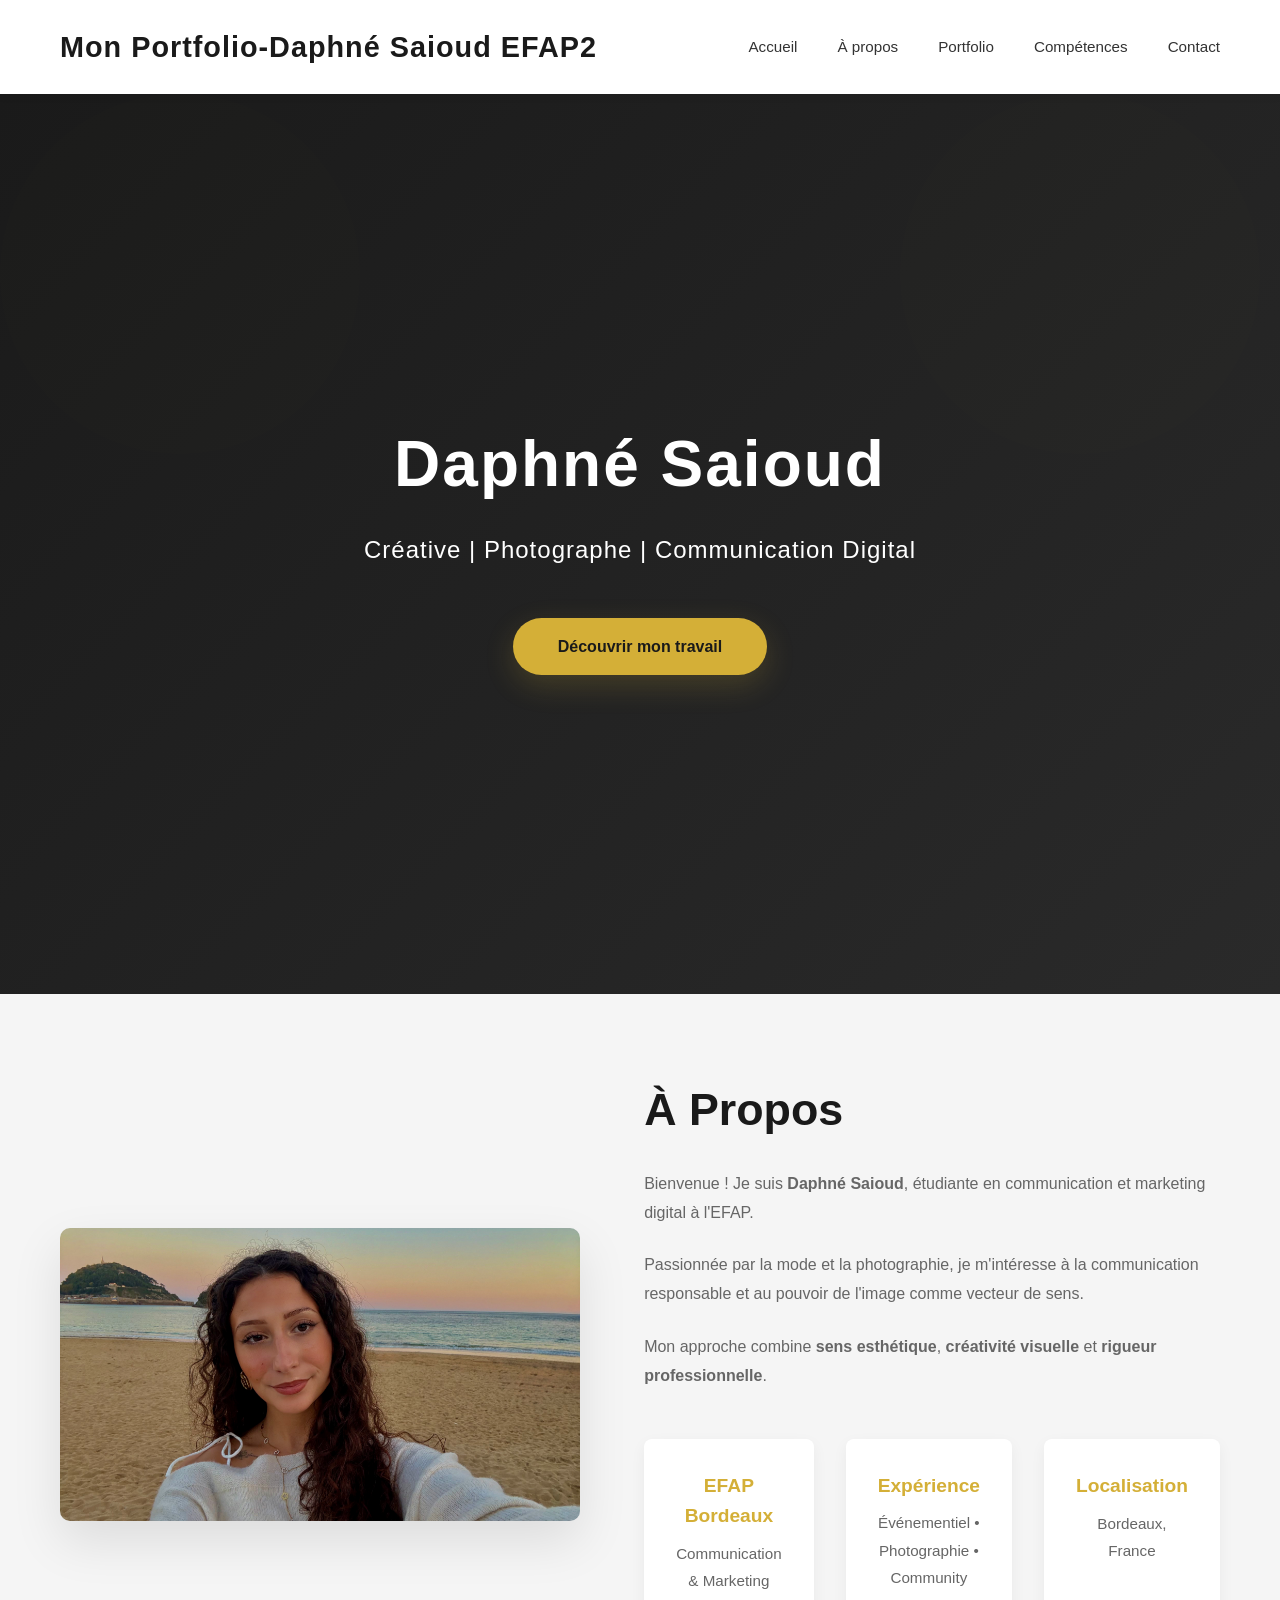
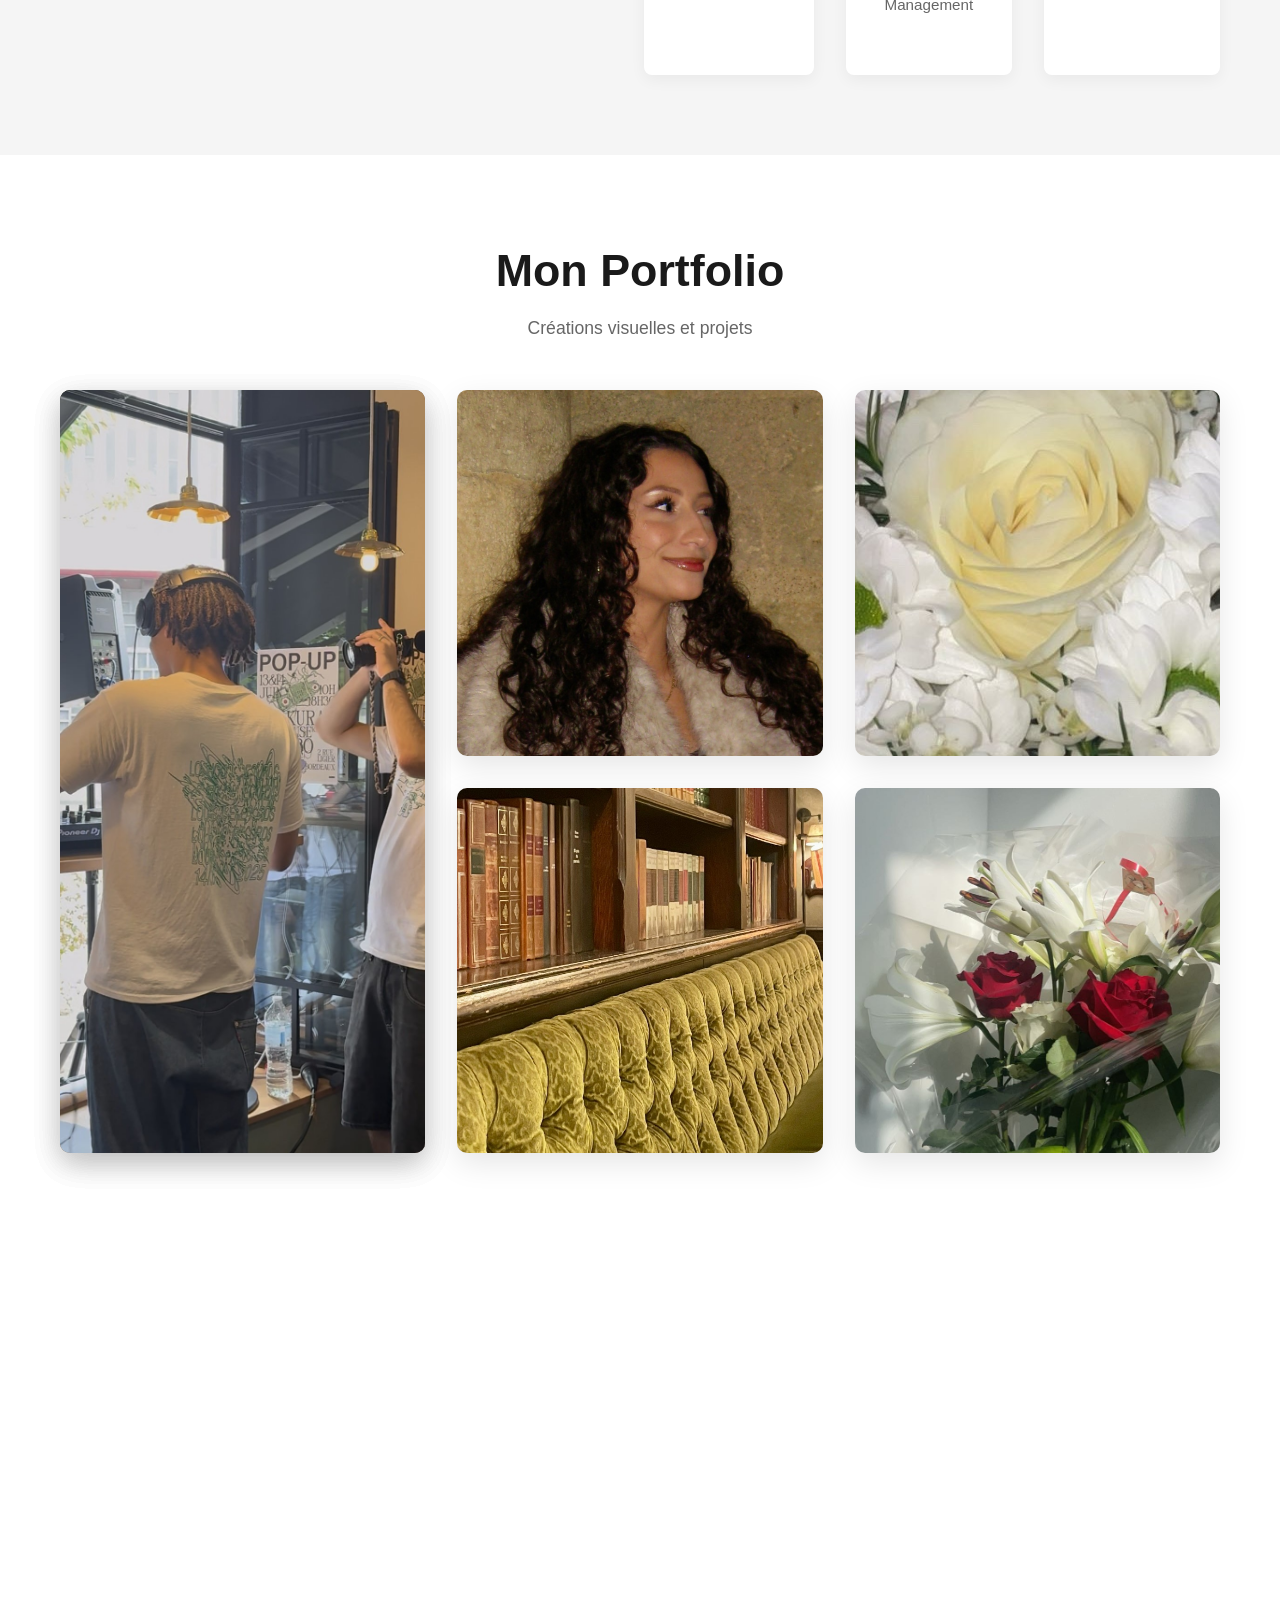
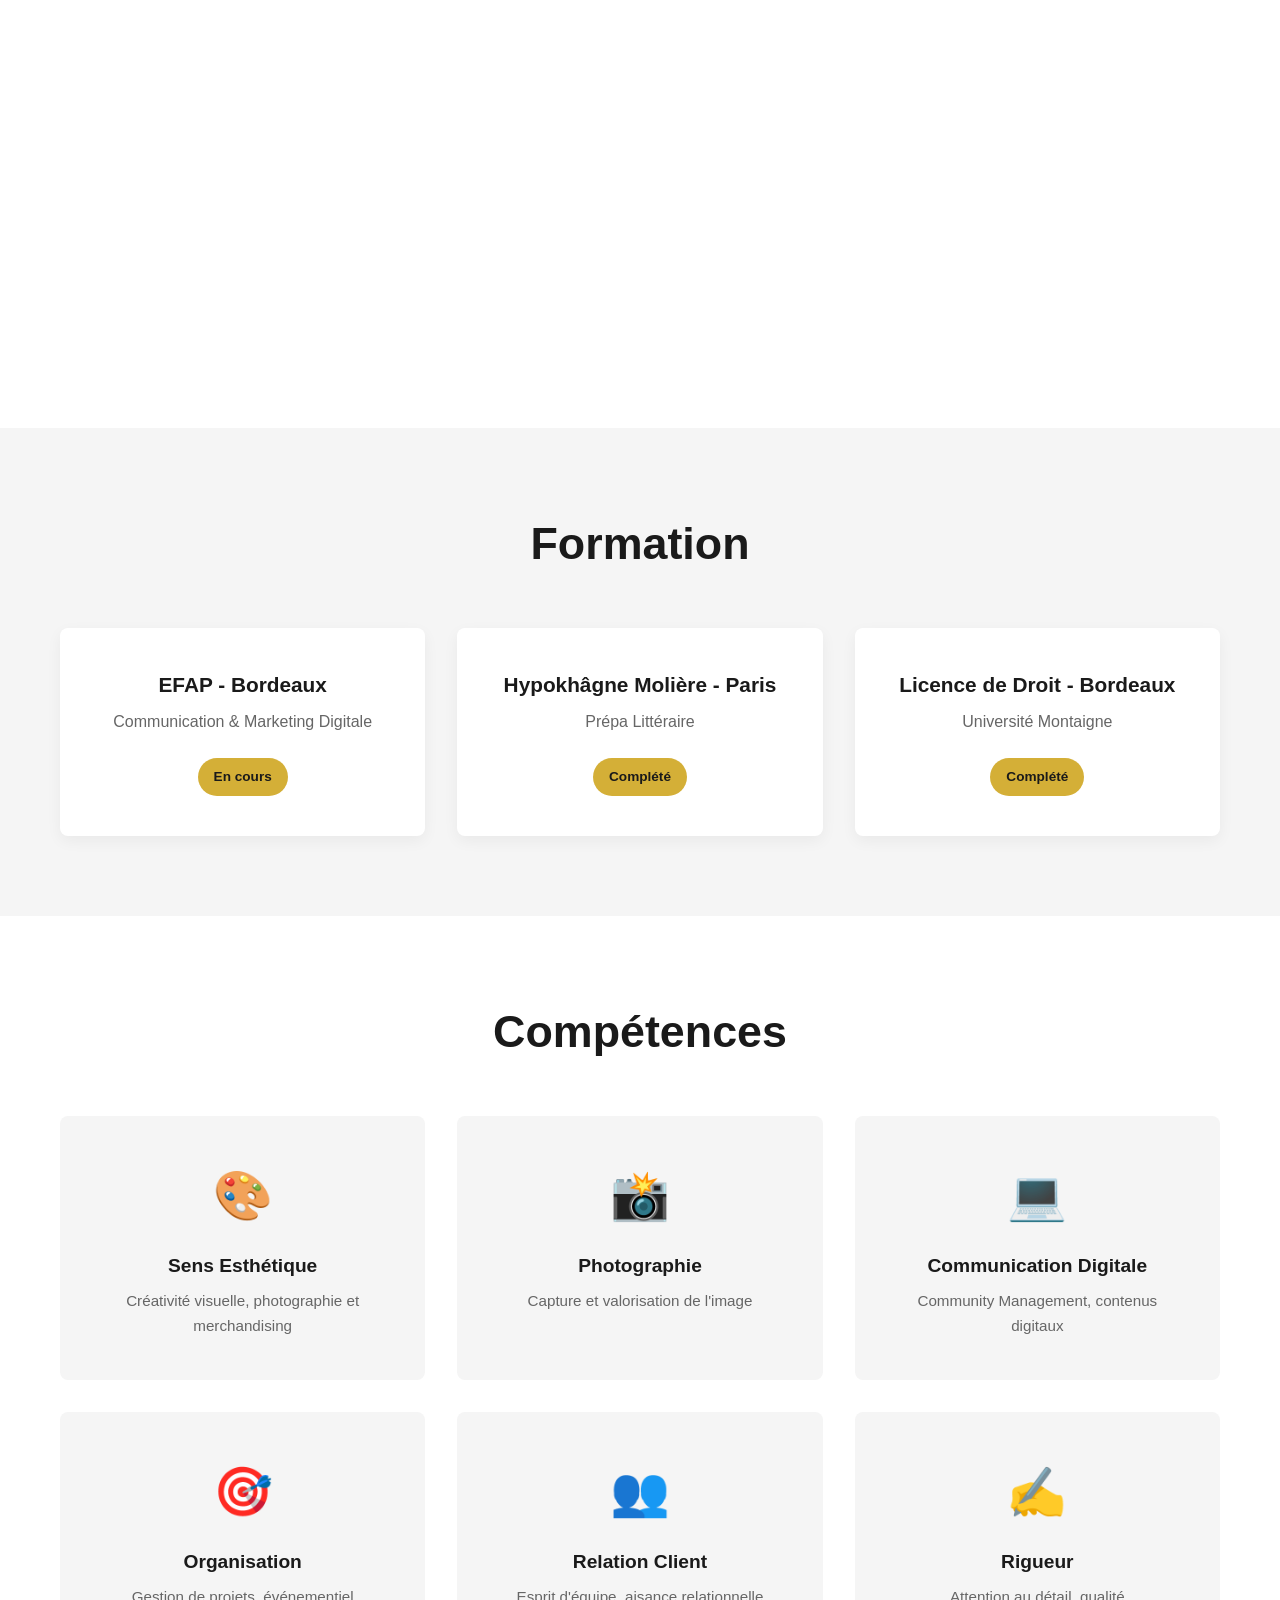
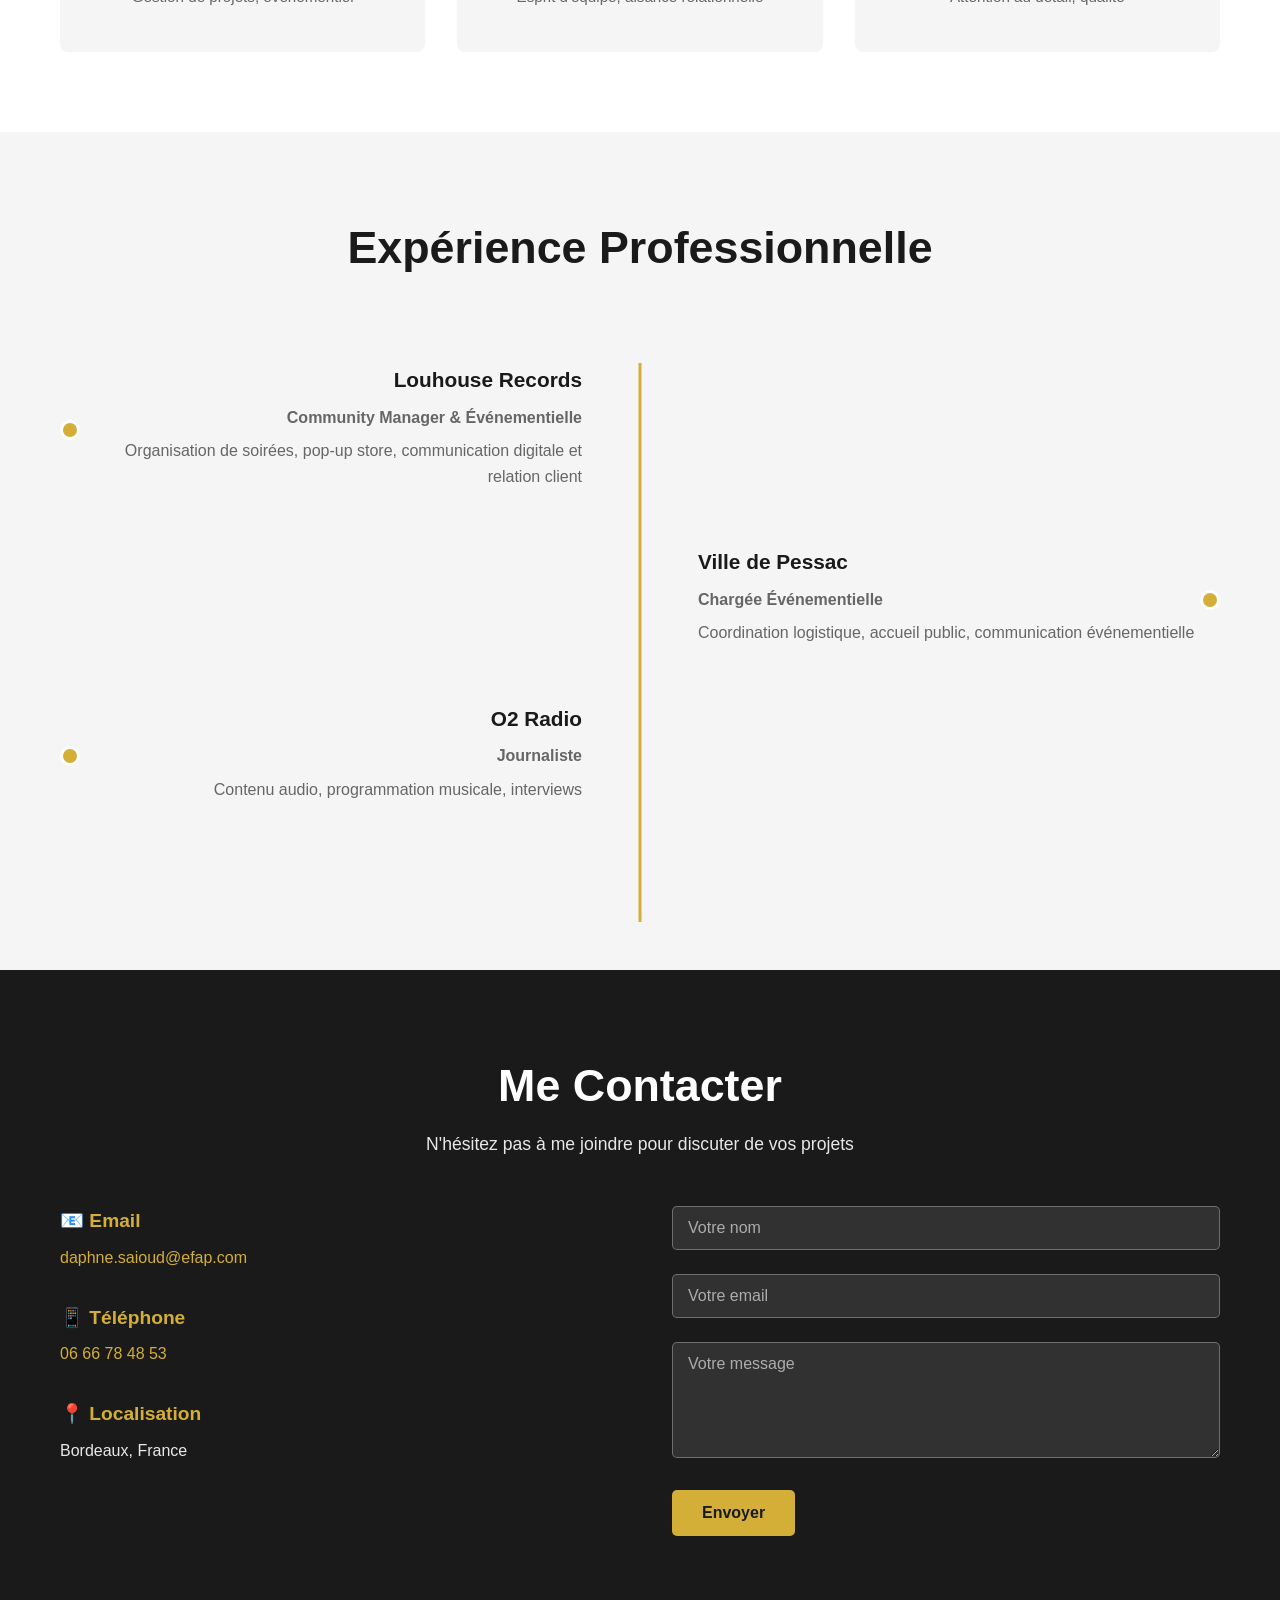
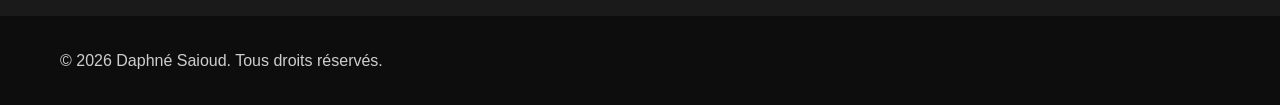
<file: index.html>
<!DOCTYPE html>
<html lang="fr">
<head>
    <meta charset="UTF-8">
    <meta name="viewport" content="width=device-width, initial-scale=1.0">
    <title>Daphné Saioud - Portfolio</title>
    <link rel="stylesheet" href="styles.css">
</head>
<body>
    <!-- Navigation -->
    <nav class="navbar">
        <div class="container">
            <div class="logo">Mon Portfolio-Daphné Saioud EFAP2 </div>
            <ul class="nav-links">
                <li><a href="#home">Accueil</a></li>
                <li><a href="#about">À propos</a></li>
                <li><a href="#gallery">Portfolio</a></li>
                <li><a href="#skills">Compétences</a></li>
                <li><a href="#contact">Contact</a></li>
            </ul>
            <div class="hamburger">
                <span></span>
                <span></span>
                <span></span>
            </div>
        </div>
    </nav>

    <!-- Hero Section -->
    <section id="home" class="hero">
        <div class="hero-content">
            <h1>Daphné Saioud</h1>
            <p>Créative | Photographe | Communication Digital</p>
            <a href="#gallery" class="cta-button">Découvrir mon travail</a>
        </div>
    </section>

    <!-- About Section -->
    <section id="about" class="about">
        <div class="container">
            <div class="about-wrapper">
                <div class="about-image">
                    <img src="images/IMG_13.jpg" alt="Daphné Saioud">
                </div>
                <div class="about-content">
                    <h2>À Propos</h2>
                    <p>Bienvenue ! Je suis <strong>Daphné Saioud</strong>, étudiante en communication et marketing digital à l'EFAP.</p>
                    <p>Passionnée par la mode et la photographie, je m'intéresse à la communication responsable et au pouvoir de l'image comme vecteur de sens.</p>
                    <p>Mon approche combine <strong>sens esthétique</strong>, <strong>créativité visuelle</strong> et <strong>rigueur professionnelle</strong>.</p>
                    
                    <div class="about-stats">
                        <div class="stat-item">
                            <h3>EFAP Bordeaux</h3>
                            <p>Communication & Marketing</p>
                        </div>
                        <div class="stat-item">
                            <h3>Expérience</h3>
                            <p>Événementiel • Photographie • Community Management</p>
                        </div>
                        <div class="stat-item">
                            <h3>Localisation</h3>
                            <p>Bordeaux, France</p>
                        </div>
                    </div>
                </div>
            </div>
        </div>
    </section>

    <!-- Gallery Section -->
    <section id="gallery" class="gallery">
        <div class="container">
            <h2>Mon Portfolio</h2>
            <p class="gallery-subtitle">Créations visuelles et projets</p>
            
            <div class="gallery-grid">
                <div class="gallery-item large">
                    <img src="images/IMG_13.jpg" alt="Portfolio 1">
                    <div class="overlay">
                        <h3>Projet 1</h3>
                    </div>
                </div>
                
                <div class="gallery-item">
                    <img src="images/IMG_01.jpg" alt="Portfolio 2">
                    <div class="overlay">
                        <h3>Projet 2</h3>
                    </div>
                </div>
                
                <div class="gallery-item">
                    <img src="images/IMG_03.jpg" alt="Portfolio 3">
                    <div class="overlay">
                        <h3>Projet 3</h3>
                    </div>
                </div>
                
                <div class="gallery-item">
                    <img src="images/IMG_04.jpg" alt="Portfolio 4">
                    <div class="overlay">
                        <h3>Projet 4</h3>
                    </div>
                </div>
                
                <div class="gallery-item large">
                    <img src="images/IMG_05.jpg" alt="Portfolio 5">
                    <div class="overlay">
                        <h3>Projet 5</h3>
                    </div>
                </div>
                
                <div class="gallery-item">
                    <img src="images/IMG_06.JPG" alt="Portfolio 6">
                    <div class="overlay">
                        <h3>Projet 6</h3>
                    </div>
                </div>
                
                <div class="gallery-item">
                    <img src="images/IMG_07.jpg" alt="Portfolio 7">
                    <div class="overlay">
                        <h3>Projet 7</h3>
                    </div>
                </div>
                
                <div class="gallery-item">
                    <img src="images/IMG_08.jpg" alt="Portfolio 8">
                    <div class="overlay">
                        <h3>Projet 8</h3>
                    </div>
                </div>
                
                <div class="gallery-item large">
                    <img src="images/IMG_09.jpg" alt="Portfolio 9">
                    <div class="overlay">
                        <h3>Projet 9</h3>
                    </div>
                </div>
                
                <div class="gallery-item">
                    <img src="images/IMG_10.jpg" alt="Portfolio 10">
                    <div class="overlay">
                        <h3>Projet 10</h3>
                    </div>
                </div>
                
                <div class="gallery-item">
                    <img src="images/IMG_11.jpg" alt="Portfolio 11">
                    <div class="overlay">
                        <h3>Projet 11</h3>
                    </div>
                </div>
                
                <div class="gallery-item">
                    <img src="images/IMG_12.jpg" alt="Portfolio 12">
                    <div class="overlay">
                        <h3>Projet 12</h3>
                    </div>
                </div>
            </div>
        </div>
    </section>

    <!-- Education Section -->
    <section id="education" class="education">
        <div class="container">
            <h2>Formation</h2>
            <div class="education-grid">
                <div class="education-card">
                    <h3>EFAP - Bordeaux</h3>
                    <p>Communication & Marketing Digitale</p>
                    <span class="badge">En cours</span>
                </div>
                <div class="education-card">
                    <h3>Hypokhâgne Molière - Paris</h3>
                    <p>Prépa Littéraire</p>
                    <span class="badge">Complété</span>
                </div>
                <div class="education-card">
                    <h3>Licence de Droit - Bordeaux</h3>
                    <p>Université Montaigne</p>
                    <span class="badge">Complété</span>
                </div>
            </div>
        </div>
    </section>

    <!-- Skills Section -->
    <section id="skills" class="skills">
        <div class="container">
            <h2>Compétences</h2>
            <div class="skills-grid">
                <div class="skill-card">
                    <div class="skill-icon">🎨</div>
                    <h3>Sens Esthétique</h3>
                    <p>Créativité visuelle, photographie et merchandising</p>
                </div>
                <div class="skill-card">
                    <div class="skill-icon">📸</div>
                    <h3>Photographie</h3>
                    <p>Capture et valorisation de l'image</p>
                </div>
                <div class="skill-card">
                    <div class="skill-icon">💻</div>
                    <h3>Communication Digitale</h3>
                    <p>Community Management, contenus digitaux</p>
                </div>
                <div class="skill-card">
                    <div class="skill-icon">🎯</div>
                    <h3>Organisation</h3>
                    <p>Gestion de projets, événementiel</p>
                </div>
                <div class="skill-card">
                    <div class="skill-icon">👥</div>
                    <h3>Relation Client</h3>
                    <p>Esprit d'équipe, aisance relationnelle</p>
                </div>
                <div class="skill-card">
                    <div class="skill-icon">✍️</div>
                    <h3>Rigueur</h3>
                    <p>Attention au détail, qualité</p>
                </div>
            </div>
        </div>
    </section>

    <!-- Experience Section -->
    <section id="experience" class="experience">
        <div class="container">
            <h2>Expérience Professionnelle</h2>
            <div class="experience-timeline">
                <div class="timeline-item">
                    <div class="timeline-marker"></div>
                    <div class="timeline-content">
                        <h3>Louhouse Records</h3>
                        <p><strong>Community Manager & Événementielle</strong></p>
                        <p>Organisation de soirées, pop-up store, communication digitale et relation client</p>
                    </div>
                </div>
                <div class="timeline-item">
                    <div class="timeline-marker"></div>
                    <div class="timeline-content">
                        <h3>Ville de Pessac</h3>
                        <p><strong>Chargée Événementielle</strong></p>
                        <p>Coordination logistique, accueil public, communication événementielle</p>
                    </div>
                </div>
                <div class="timeline-item">
                    <div class="timeline-marker"></div>
                    <div class="timeline-content">
                        <h3>O2 Radio</h3>
                        <p><strong>Journaliste</strong></p>
                        <p>Contenu audio, programmation musicale, interviews</p>
                    </div>
                </div>
            </div>
        </div>
    </section>

    <!-- Contact Section -->
    <section id="contact" class="contact">
        <div class="container">
            <h2>Me Contacter</h2>
            <p class="contact-subtitle">N'hésitez pas à me joindre pour discuter de vos projets</p>
            
            <div class="contact-content">
                <div class="contact-info">
                    <div class="info-block">
                        <h3>📧 Email</h3>
                        <p><a href="mailto:daphne.saioud@efap.com">daphne.saioud@efap.com</a></p>
                    </div>
                    <div class="info-block">
                        <h3>📱 Téléphone</h3>
                        <p><a href="tel:+33666784853">06 66 78 48 53</a></p>
                    </div>
                    <div class="info-block">
                        <h3>📍 Localisation</h3>
                        <p>Bordeaux, France</p>
                    </div>
                </div>
                
                <form class="contact-form">
                    <div class="form-group">
                        <input type="text" placeholder="Votre nom" required>
                    </div>
                    <div class="form-group">
                        <input type="email" placeholder="Votre email" required>
                    </div>
                    <div class="form-group">
                        <textarea placeholder="Votre message" rows="5" required></textarea>
                    </div>
                    <button type="submit" class="submit-btn">Envoyer</button>
                </form>
            </div>
        </div>
    </section>

    <!-- Footer -->
    <footer class="footer">
        <div class="container">
            <p>&copy; 2026 Daphné Saioud. Tous droits réservés.</p>
        </div>
    </footer>

    <script src="script.js"></script>
</body>
</html>
</file>
<file: styles.css>
:root {
    --primary: #1a1a1a;
    --secondary: #d4af37;
    --accent: #c9a961;
    --light: #f5f5f5;
    --white: #ffffff;
    --text: #333333;
    --text-light: #666666;
    --transition: all 0.3s ease;
}

* {
    margin: 0;
    padding: 0;
    box-sizing: border-box;
}

html {
    scroll-behavior: smooth;
}

body {
    font-family: 'Segoe UI', Tahoma, Geneva, Verdana, sans-serif;
    color: var(--text);
    background-color: var(--white);
    line-height: 1.6;
}

.container {
    max-width: 1200px;
    margin: 0 auto;
    padding: 0 20px;
}

a {
    color: var(--secondary);
    text-decoration: none;
    transition: var(--transition);
}

a:hover {
    color: var(--accent);
}

/* Navigation */
.navbar {
    background: var(--white);
    box-shadow: 0 2px 10px rgba(0, 0, 0, 0.05);
    position: sticky;
    top: 0;
    z-index: 100;
}

.navbar .container {
    display: flex;
    justify-content: space-between;
    align-items: center;
    padding: 1.5rem 20px;
}

.logo {
    font-size: 1.8rem;
    font-weight: 700;
    color: var(--primary);
    letter-spacing: 1px;
}

.nav-links {
    display: flex;
    list-style: none;
    gap: 2.5rem;
}

.nav-links a {
    font-size: 0.95rem;
    font-weight: 500;
    color: var(--text);
    position: relative;
}

.nav-links a::after {
    content: '';
    position: absolute;
    bottom: -5px;
    left: 0;
    width: 0;
    height: 2px;
    background: var(--secondary);
    transition: var(--transition);
}

.nav-links a:hover::after {
    width: 100%;
}

.hamburger {
    display: none;
    flex-direction: column;
    cursor: pointer;
    gap: 5px;
}

.hamburger span {
    width: 25px;
    height: 3px;
    background: var(--primary);
    border-radius: 2px;
    transition: var(--transition);
}

/* Hero Section */
.hero {
    background: linear-gradient(135deg, var(--primary) 0%, #2a2a2a 100%);
    color: var(--white);
    padding: 150px 20px;
    text-align: center;
    min-height: 100vh;
    display: flex;
    align-items: center;
    justify-content: center;
    position: relative;
    overflow: hidden;
}

.hero::before {
    content: '';
    position: absolute;
    top: 0;
    left: 0;
    right: 0;
    bottom: 0;
    background: url('data:image/svg+xml,<svg xmlns="http://www.w3.org/2000/svg" viewBox="0 0 100 100"><circle cx="20" cy="20" r="20" fill="%23d4af37" opacity="0.05"/><circle cx="80" cy="80" r="30" fill="%23d4af37" opacity="0.03"/></svg>');
    opacity: 0.1;
}

.hero-content {
    position: relative;
    z-index: 2;
    animation: fadeInUp 1s ease;
}

.hero h1 {
    font-size: 4rem;
    font-weight: 700;
    margin-bottom: 1rem;
    letter-spacing: 2px;
}

.hero p {
    font-size: 1.5rem;
    margin-bottom: 3rem;
    font-weight: 300;
    letter-spacing: 1px;
}

.cta-button {
    display: inline-block;
    background: var(--secondary);
    color: var(--primary);
    padding: 16px 45px;
    border-radius: 50px;
    font-weight: 600;
    font-size: 1rem;
    transition: var(--transition);
    box-shadow: 0 10px 30px rgba(212, 175, 55, 0.2);
}

.cta-button:hover {
    background: var(--accent);
    transform: translateY(-3px);
    box-shadow: 0 15px 40px rgba(212, 175, 55, 0.3);
}

/* About Section */
.about {
    padding: 80px 20px;
    background: var(--light);
}

.about-wrapper {
    display: grid;
    grid-template-columns: 1fr 1fr;
    gap: 4rem;
    align-items: center;
}

.about-image {
    position: relative;
    border-radius: 10px;
    overflow: hidden;
    box-shadow: 0 20px 50px rgba(0, 0, 0, 0.1);
}

.about-image img {
    width: 100%;
    height: auto;
    display: block;
    transition: var(--transition);
}

.about-image:hover img {
    transform: scale(1.05);
}

.about h2 {
    font-size: 2.8rem;
    margin-bottom: 1.5rem;
    color: var(--primary);
    font-weight: 700;
}

.about p {
    font-size: 1rem;
    color: var(--text-light);
    margin-bottom: 1.5rem;
    line-height: 1.8;
}

.about-stats {
    display: grid;
    grid-template-columns: repeat(3, 1fr);
    gap: 2rem;
    margin-top: 3rem;
}

.stat-item {
    background: var(--white);
    padding: 2rem;
    border-radius: 8px;
    text-align: center;
    box-shadow: 0 5px 15px rgba(0, 0, 0, 0.05);
}

.stat-item h3 {
    color: var(--secondary);
    margin-bottom: 0.5rem;
    font-size: 1.2rem;
}

.stat-item p {
    color: var(--text-light);
    font-size: 0.95rem;
}

/* Gallery Section */
.gallery {
    padding: 80px 20px;
    background: var(--white);
}

.gallery h2 {
    font-size: 2.8rem;
    text-align: center;
    margin-bottom: 0.5rem;
    color: var(--primary);
    font-weight: 700;
}

.gallery-subtitle {
    text-align: center;
    color: var(--text-light);
    margin-bottom: 3rem;
    font-size: 1.1rem;
}

.gallery-grid {
    display: grid;
    grid-template-columns: repeat(auto-fit, minmax(280px, 1fr));
    gap: 2rem;
}

.gallery-item {
    position: relative;
    overflow: hidden;
    border-radius: 10px;
    aspect-ratio: 1;
    cursor: pointer;
    box-shadow: 0 10px 30px rgba(0, 0, 0, 0.1);
}

.gallery-item.large {
    grid-column: 1 / 2;
    grid-row: 1 / 3;
    aspect-ratio: auto;
}

.gallery-item img {
    width: 100%;
    height: 100%;
    object-fit: cover;
    transition: var(--transition);
}

.gallery-item:hover img {
    transform: scale(1.1);
    filter: brightness(0.7);
}

.overlay {
    position: absolute;
    top: 0;
    left: 0;
    right: 0;
    bottom: 0;
    background: rgba(0, 0, 0, 0.6);
    display: flex;
    align-items: center;
    justify-content: center;
    opacity: 0;
    transition: var(--transition);
}

.gallery-item:hover .overlay {
    opacity: 1;
}

.overlay h3 {
    color: var(--white);
    font-size: 1.5rem;
    text-transform: uppercase;
    letter-spacing: 1px;
}

/* Education Section */
.education {
    padding: 80px 20px;
    background: var(--light);
}

.education h2 {
    font-size: 2.8rem;
    text-align: center;
    margin-bottom: 3rem;
    color: var(--primary);
    font-weight: 700;
}

.education-grid {
    display: grid;
    grid-template-columns: repeat(auto-fit, minmax(300px, 1fr));
    gap: 2rem;
}

.education-card {
    background: var(--white);
    padding: 2.5rem;
    border-radius: 8px;
    text-align: center;
    box-shadow: 0 5px 15px rgba(0, 0, 0, 0.05);
    transition: var(--transition);
    position: relative;
}

.education-card:hover {
    transform: translateY(-5px);
    box-shadow: 0 15px 35px rgba(0, 0, 0, 0.1);
}

.education-card h3 {
    color: var(--primary);
    margin-bottom: 0.5rem;
    font-size: 1.3rem;
}

.education-card p {
    color: var(--text-light);
    margin-bottom: 1.5rem;
}

.badge {
    display: inline-block;
    background: var(--secondary);
    color: var(--primary);
    padding: 0.5rem 1rem;
    border-radius: 50px;
    font-size: 0.85rem;
    font-weight: 600;
}

/* Skills Section */
.skills {
    padding: 80px 20px;
    background: var(--white);
}

.skills h2 {
    font-size: 2.8rem;
    text-align: center;
    margin-bottom: 3rem;
    color: var(--primary);
    font-weight: 700;
}

.skills-grid {
    display: grid;
    grid-template-columns: repeat(auto-fit, minmax(300px, 1fr));
    gap: 2rem;
}

.skill-card {
    background: var(--light);
    padding: 2.5rem;
    border-radius: 8px;
    text-align: center;
    transition: var(--transition);
    border: 2px solid transparent;
}

.skill-card:hover {
    border-color: var(--secondary);
    background: var(--white);
    box-shadow: 0 10px 30px rgba(212, 175, 55, 0.1);
    transform: translateY(-5px);
}

.skill-icon {
    font-size: 3rem;
    margin-bottom: 1rem;
    display: block;
}

.skill-card h3 {
    color: var(--primary);
    margin-bottom: 0.5rem;
    font-size: 1.2rem;
}

.skill-card p {
    color: var(--text-light);
    font-size: 0.95rem;
    line-height: 1.6;
}

/* Experience Section */
.experience {
    padding: 80px 20px;
    background: var(--light);
}

.experience h2 {
    font-size: 2.8rem;
    text-align: center;
    margin-bottom: 3rem;
    color: var(--primary);
    font-weight: 700;
}

.experience-timeline {
    position: relative;
    padding: 2rem 0;
}

.experience-timeline::before {
    content: '';
    position: absolute;
    left: 50%;
    transform: translateX(-50%);
    width: 3px;
    height: 100%;
    background: var(--secondary);
}

.timeline-item {
    margin-bottom: 3rem;
    display: flex;
    align-items: center;
}

.timeline-item:nth-child(odd) {
    flex-direction: row;
    text-align: right;
}

.timeline-item:nth-child(even) {
    flex-direction: row-reverse;
    text-align: left;
}

.timeline-item:nth-child(odd) .timeline-content {
    margin-right: auto;
    padding-right: 3rem;
    width: calc(50% - 30px);
}

.timeline-item:nth-child(even) .timeline-content {
    margin-left: auto;
    padding-left: 3rem;
    width: calc(50% - 30px);
}

.timeline-marker {
    width: 20px;
    height: 20px;
    background: var(--secondary);
    border: 3px solid var(--white);
    border-radius: 50%;
    position: relative;
    z-index: 2;
    flex-shrink: 0;
}

.timeline-content h3 {
    color: var(--primary);
    margin-bottom: 0.5rem;
    font-size: 1.3rem;
}

.timeline-content p {
    color: var(--text-light);
    margin-bottom: 0.5rem;
}

/* Contact Section */
.contact {
    padding: 80px 20px;
    background: var(--primary);
    color: var(--white);
}

.contact h2 {
    font-size: 2.8rem;
    text-align: center;
    margin-bottom: 0.5rem;
    font-weight: 700;
}

.contact-subtitle {
    text-align: center;
    margin-bottom: 3rem;
    font-size: 1.1rem;
    opacity: 0.9;
}

.contact-content {
    display: grid;
    grid-template-columns: 1fr 1fr;
    gap: 4rem;
}

.contact-info {
    display: flex;
    flex-direction: column;
    gap: 2rem;
}

.info-block h3 {
    color: var(--secondary);
    margin-bottom: 0.5rem;
    font-size: 1.2rem;
}

.info-block p {
    color: rgba(255, 255, 255, 0.9);
}

.info-block a {
    color: var(--secondary);
    text-decoration: none;
}

.info-block a:hover {
    text-decoration: underline;
}

.contact-form {
    display: flex;
    flex-direction: column;
    gap: 1.5rem;
}

.form-group {
    position: relative;
}

.contact-form input,
.contact-form textarea {
    width: 100%;
    padding: 12px 15px;
    background: rgba(255, 255, 255, 0.1);
    border: 1px solid rgba(255, 255, 255, 0.3);
    border-radius: 5px;
    color: var(--white);
    font-family: inherit;
    font-size: 1rem;
    transition: var(--transition);
}

.contact-form input::placeholder,
.contact-form textarea::placeholder {
    color: rgba(255, 255, 255, 0.6);
}

.contact-form input:focus,
.contact-form textarea:focus {
    outline: none;
    background: rgba(255, 255, 255, 0.15);
    border-color: var(--secondary);
}

.submit-btn {
    background: var(--secondary);
    color: var(--primary);
    padding: 14px 30px;
    border: none;
    border-radius: 5px;
    font-weight: 600;
    font-size: 1rem;
    cursor: pointer;
    transition: var(--transition);
    align-self: flex-start;
}

.submit-btn:hover {
    background: var(--accent);
    transform: translateY(-2px);
}

/* Footer */
.footer {
    background: #0d0d0d;
    color: rgba(255, 255, 255, 0.8);
    padding: 2rem 20px;
    text-align: center;
}

.footer .container {
    display: flex;
    justify-content: space-between;
    align-items: center;
    flex-wrap: wrap;
    gap: 1rem;
}

.social-links {
    display: flex;
    gap: 2rem;
}

.social-links a {
    color: var(--secondary);
    text-decoration: none;
    font-weight: 500;
}

.social-links a:hover {
    color: var(--accent);
}

/* Animations */
@keyframes fadeInUp {
    from {
        opacity: 0;
        transform: translateY(30px);
    }
    to {
        opacity: 1;
        transform: translateY(0);
    }
}

/* Responsive Design */
@media (max-width: 768px) {
    .nav-links {
        display: none;
    }

    .hamburger {
        display: flex;
    }

    .hero h1 {
        font-size: 2.5rem;
    }

    .hero p {
        font-size: 1.2rem;
    }

    .about-wrapper {
        grid-template-columns: 1fr;
    }

    .about-stats {
        grid-template-columns: 1fr;
    }

    .gallery-item.large {
        grid-column: auto;
        grid-row: auto;
    }

    .contact-content {
        grid-template-columns: 1fr;
    }

    .experience-timeline::before {
        left: 20px;
    }

    .timeline-item {
        flex-direction: column-reverse !important;
        text-align: left !important;
    }

    .timeline-item:nth-child(odd) .timeline-content,
    .timeline-item:nth-child(even) .timeline-content {
        width: 100%;
        padding: 0 0 0 50px;
        margin: 0;
    }

    .timeline-marker {
        position: absolute;
        left: 12px;
    }

    .footer .container {
        flex-direction: column;
    }
}

@media (max-width: 480px) {
    .logo {
        font-size: 1.4rem;
    }

    .hero {
        padding: 80px 20px;
        min-height: 80vh;
    }

    .hero h1 {
        font-size: 1.8rem;
    }

    .hero p {
        font-size: 1rem;
    }

    .about h2,
    .education h2,
    .skills h2,
    .experience h2,
    .contact h2,
    .gallery h2 {
        font-size: 1.8rem;
    }

    .education-grid,
    .skills-grid {
        grid-template-columns: 1fr;
    }

    .submit-btn {
        width: 100%;
    }
}
</file>
